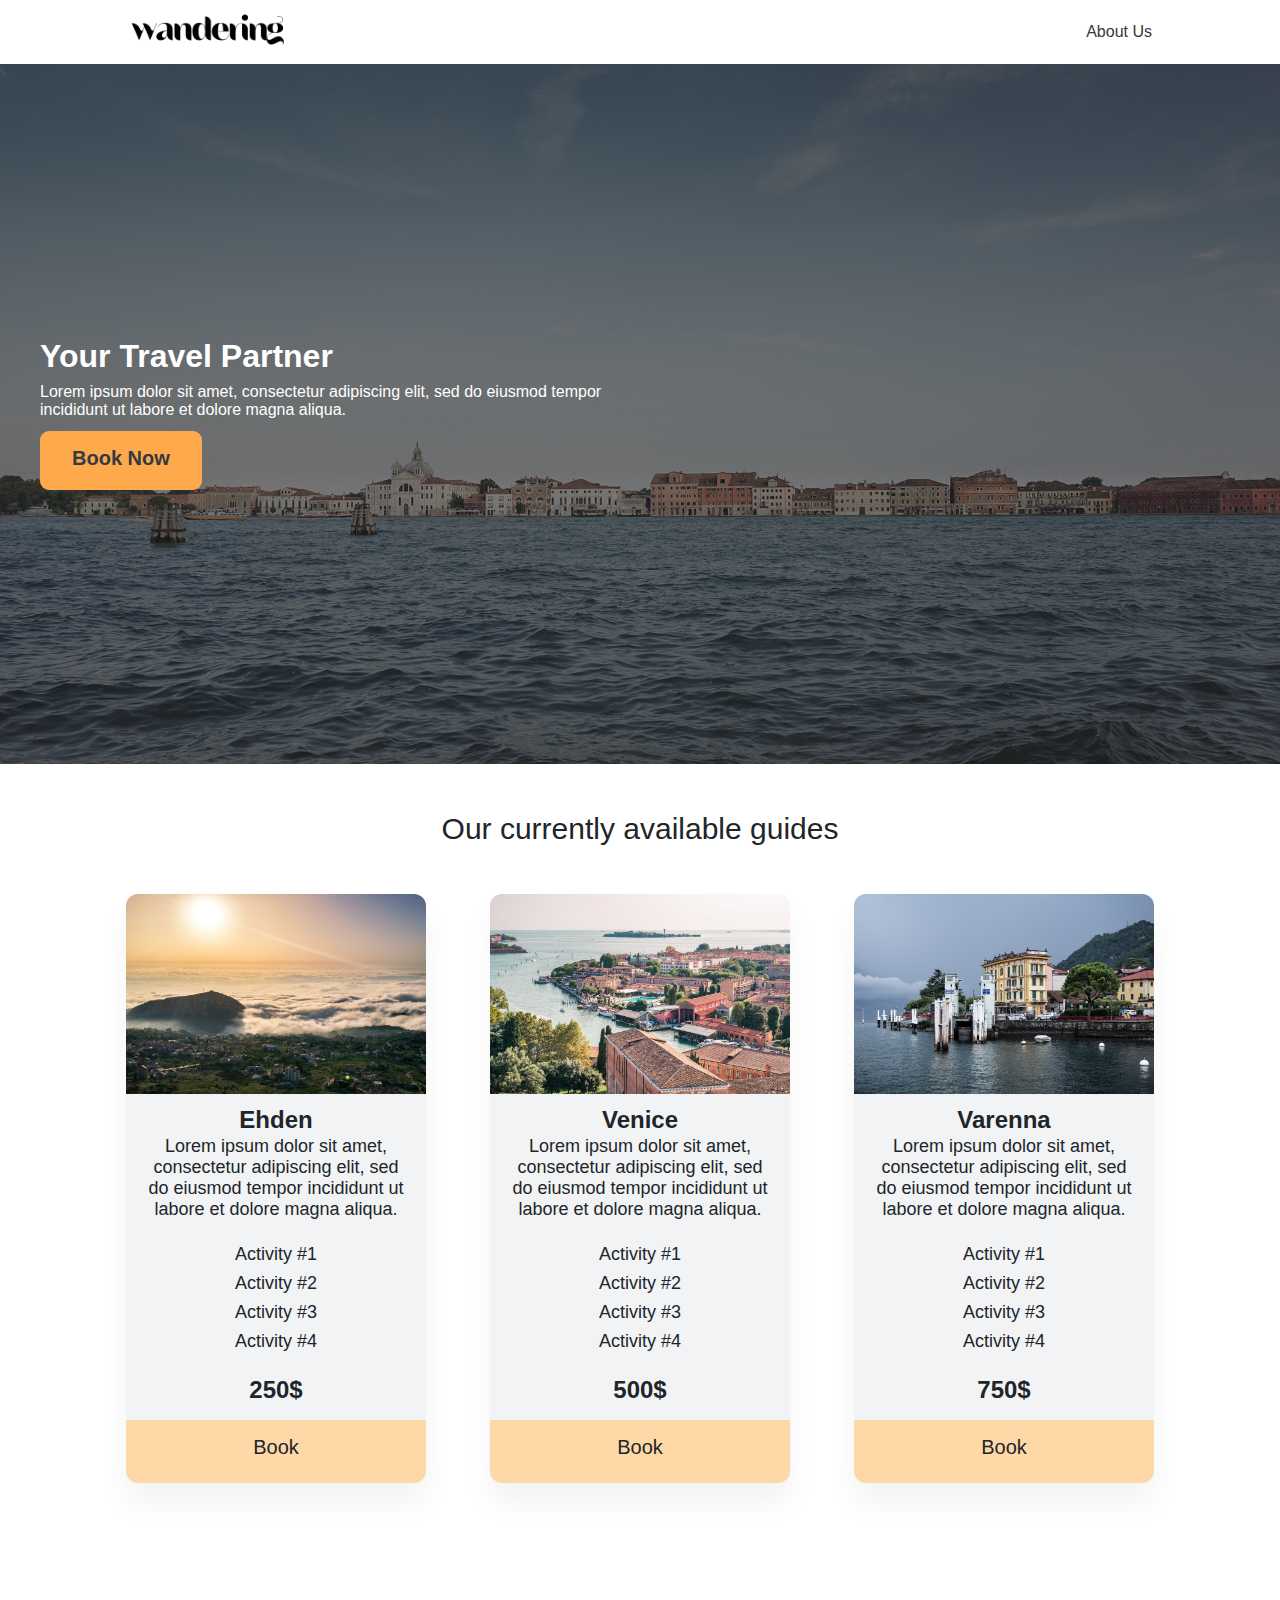
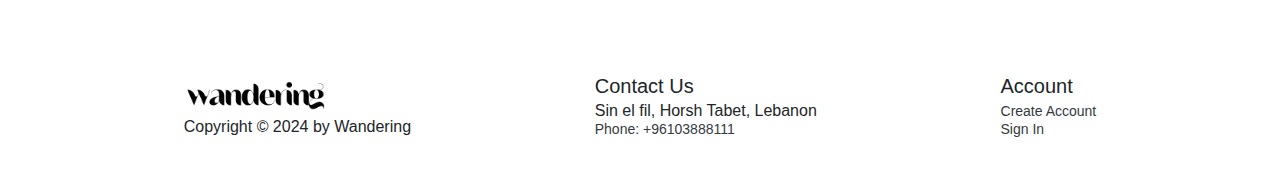
<file: pages/index.html>
<!DOCTYPE html>
<html lang="en">

<head>
    <meta charset="UTF-8">
    <meta name="viewport" content="width=device-width, initial-scale=1.0">
    <title>Wandering</title>
    <link rel="stylesheet" href="/styles/index.css">
    <link rel="stylesheet" href="/styles/shared.css">
</head>

<body>
    <header>
        <nav class="nav">
            <a href="./index.html"><img class="logo" src="/images/logo.png" alt="wandering-logo"></a>
            <a class="nav-link" href="./profile.html">About Us</a></li>
        </nav>
        <div class="hero">
            <div class="hero-container">
                <div class="hero-content">
                    <h1>Your Travel Partner</h1>
                    <p>Lorem ipsum dolor sit amet, consectetur adipiscing elit, sed do eiusmod tempor incididunt ut
                        labore
                        et dolore magna aliqua.</p>
                    <a href="#" class="btn">Book Now</a>
                </div>
            </div>
        </div>
    </header>
    <main>
        <div class="explore">
            <h1 class="explore-title">Our currently available guides</h1>
            <div class="cards">
                <div class="card">
                    <a href="./destination.html"><img class="destination-img" src="../images/destination (1).jpg"
                            alt=""></a>
                    <div class="destination-box">
                        <h4>Ehden</h4>
                        <p>Lorem ipsum dolor sit amet, consectetur adipiscing elit, sed do eiusmod tempor incididunt ut
                            labore
                            et dolore magna aliqua.</p>
                        <ul class="destination-details">
                            <li>Activity #1</li>
                            <li>Activity #2</li>
                            <li>Activity #3</li>
                            <li>Activity #4</li>
                        </ul>
                        <div class="booking-price">
                            <strong>250$</strong>
                        </div>
                        <a href="#" class="book-btn">Book</a>
                    </div>
                </div>
                <div class="card">
                    <a href="./destination.html"><img class="destination-img" src="../images/destination (2).jpg"
                            alt=""></a>
                    <div class="destination-box">
                        <h4>Venice</h4>
                        <p>Lorem ipsum dolor sit amet, consectetur adipiscing elit, sed do eiusmod tempor incididunt ut
                            labore
                            et dolore magna aliqua.</p>
                        <ul class="destination-details">
                            <li>Activity #1</li>
                            <li>Activity #2</li>
                            <li>Activity #3</li>
                            <li>Activity #4</li>
                        </ul>
                        <div class="booking-price">
                            <strong>500$</strong>
                        </div>
                        <a href="#" class="book-btn">Book</a>
                    </div>
                </div>
                <div class="card">
                    <a href="./destination.html"><img class="destination-img" src="../images/destination (3).jpg"
                            alt=""></a>
                    <div class="destination-box">
                        <h4>Varenna</h4>
                        <p>Lorem ipsum dolor sit amet, consectetur adipiscing elit, sed do eiusmod tempor incididunt ut
                            labore
                            et dolore magna aliqua.</p>
                        <ul class="destination-details">
                            <li>Activity #1</li>
                            <li>Activity #2</li>
                            <li>Activity #3</li>
                            <li>Activity #4</li>
                        </ul>
                        <div class="booking-price">
                            <strong>750$</strong>
                        </div>
                        <a href="#" class="book-btn">Book</a>
                    </div>
                </div>
            </div>
        </div>
    </main>
    <footer>
        <div class="footer-container">
            <div class="logo-container">
                <a href="./index.html">
                    <img class="footer-logo" src="../images/logo.png" alt="wandering-logo">
                </a>
                <p class="copyright">Copyright &copy; 2024 by Wandering</p>
            </div>
            <div class="address">
                <p class="footer-heading">Contact Us</p>
                <div>
                    <p>Sin el fil, Horsh Tabet, Lebanon</p>
                    <a class="footer-link" href="">Phone: +96103888111</a> <br>
                </div>
            </div>
            <div class="nav-col">
                <p class="footer-heading">Account</p>
                <ul class="footer-nav">
                    <li><a class="footer-link" href="#">Create Account</a></li>
                    <li><a class="footer-link" href="#">Sign In</a></li>
                </ul>
            </div>
        </div>
    </footer>
</body>

</html>
</file>
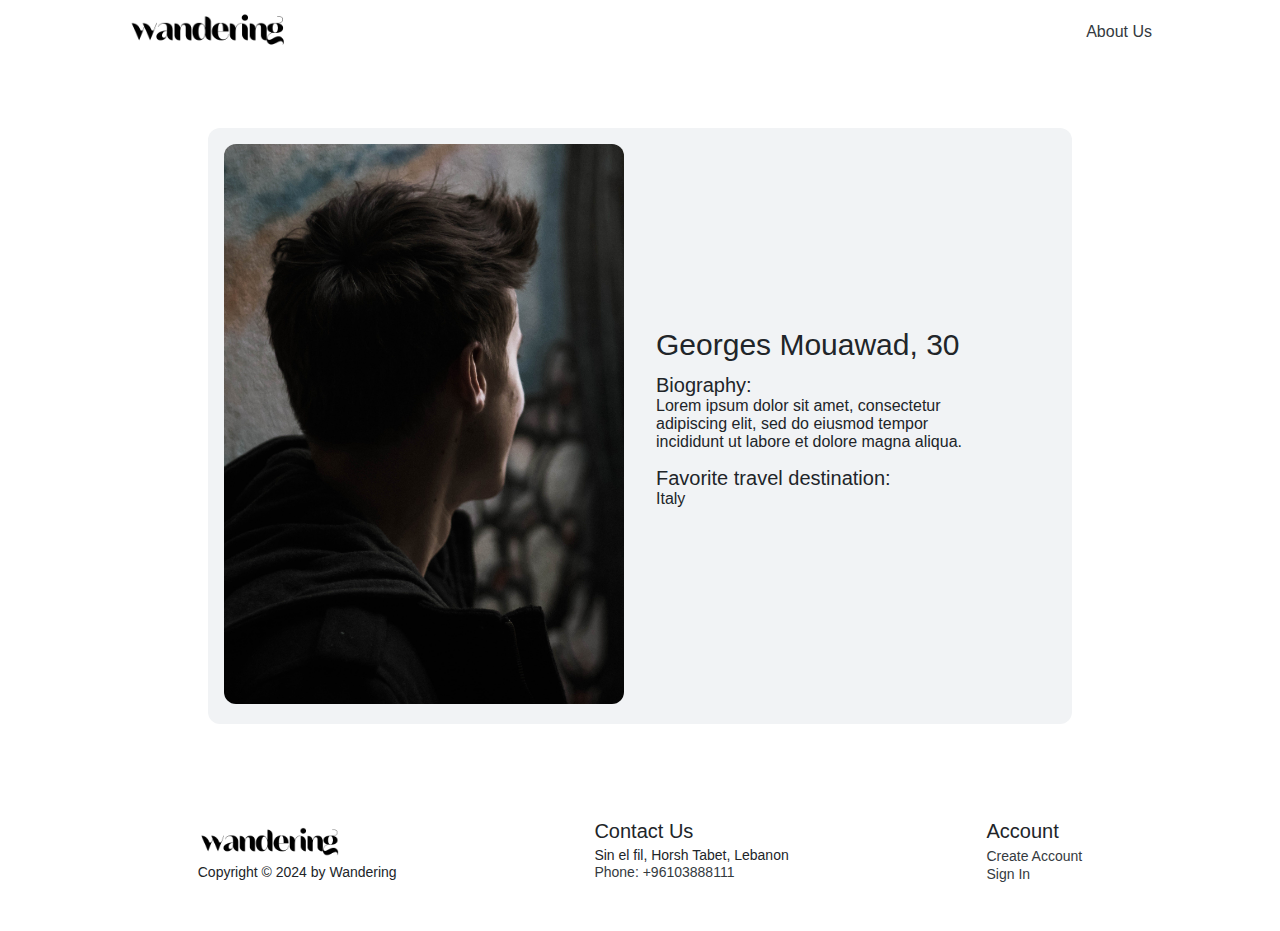
<file: pages/profile.html>
<!DOCTYPE html>
<html lang="en">

<head>
    <meta charset="UTF-8">
    <meta name="viewport" content="width=device-width, initial-scale=1.0">
    <title>About Us</title>
    <link rel="stylesheet" href="/styles/profile.css">
    <link rel="stylesheet" href="/styles/shared.css">
</head>

<body>
    <header>
        <nav class="nav">
            <a href="./index.html"><img class="logo" src="/images/logo.png" alt="wandering-logo"></a>
            <a class="nav-link" href="./profile.html">About Us</a></li>
        </nav>
    </header>
    <main>
        <div class="profile-section">
            <div class="profile-left">
                <img class="profile-img" src="/images/profile.jpg" alt="">
            </div>
            <div class="profile-right">
                <div class="profile-details">
                    <h1>Georges Mouawad, 30</h1>
                    <h3>Biography:</h3>
                    <p class="bio">Lorem ipsum dolor sit amet, consectetur adipiscing
                        elit, sed do eiusmod tempor incididunt ut
                        labore
                        et dolore magna aliqua.</p>
                    <h3>Favorite travel destination: </h3>
                    <p class="fav">Italy</p>
                </div>
            </div>
        </div>
    </main>
    <footer>
        <div class="footer-container">
            <div class="logo-container">
                <a href="./index.html">
                    <img class="footer-logo" src="/images/logo.png" alt="wandering-logo">
                </a>
                <p class="footer-paragraph">Copyright &copy; 2024 by Wandering</p>
            </div>
            <div class="address">
                <p class="footer-heading">Contact Us</p>
                <div>
                    <p class="footer-paragraph">Sin el fil, Horsh Tabet, Lebanon</p>
                    <a class="footer-link" href="">Phone: +96103888111</a> <br>
                </div>
            </div>
            <div class="nav-col">
                <p class="footer-heading">Account</p>
                <ul class="footer-nav">
                    <li><a class="footer-link" href="#">Create Account</a></li>
                    <li><a class="footer-link" href="#">Sign In</a></li>
                </ul>
            </div>
        </div>
    </footer>
</body>

</html>
</file>
<file: styles/index.css>
.hero {
    height: 700px;
    position: relative;
    background-image: linear-gradient(rgba(34, 34, 34, 0.6),
            rgba(34, 34, 34, 0.6)),
        url(../images/hero.jpg);
    background-size: cover;
    color: #fff;
}

.hero-container {
    width: 1200px;
    position: absolute;
    left: 50%;
    top: 50%;
    transform: translate(-50%, -50%);
}

.hero-content {
    width: 50%;
}

.hero-content h1 {
    margin-bottom: 8px;
}

.hero-content p {
    margin-bottom: 12px;
}

.explore-title {
    padding: 48px 0px;
    text-align: center;
    font-size: 30px;
    font-weight: 400;
}

.cards {
    display: flex;
    justify-content: center;
    gap: 64px;
    padding-bottom: 96px;
}

.card {
    background-color: #f1f3f5;
    border-radius: 12px;
    text-align: center;
    box-shadow: 0 20px 30px 0 rgba(0, 0, 0, 0.05);
}

.destination-img {
    border-radius: 12px 12px 0 0;
    max-width: 300px;
}

.destination-box h4 {
    font-size: 24px;
    margin-top: 8px;
    margin-bottom: 2px;
}

.destination-box p {
    font-size: 18px;
    max-width: 300px;
    padding: 0 16px;
}

.destination-details {
    padding: 16px;
}

.destination-details li {
    list-style-type: none;
    font-size: 18px;
    margin: 8px 0 8px 0;
}

.booking-price {
    font-size: 24px;
    padding-bottom: 16px;
}

.book-btn:link,
.book-btn:visited {
    width: 100%;
    font-size: 20px;
    font-weight: 400;
    background-color: #ffd8a8;
    color: #212529;
    text-decoration: none;
    display: inline-block;
    padding: 16px 0 24px;
    border-radius: 0 0 12px 12px;

}
</file>
<file: styles/shared.css>
* {
    padding: 0;
    margin: 0;
    box-sizing: border-box;
}

html {
    font-family: 'Segoe UI', Tahoma, Geneva, Verdana, sans-serif;
    color: #212529;
}

.logo {
    height: 40px;
}

.nav {
    padding: 0px 128px;
    width: 100%;
    height: 64px;
    display: flex;
    justify-content: space-between;
    align-items: center;
}

.nav-link {
    font-weight: 500;
}

.nav-link:link,
.nav-link:visited {
    text-decoration: none;
    color: #343a40;
}

.nav-link:hover,
.nav-link:active {
    text-decoration: none;
    color: #ced4da;
}

.btn {
    text-align: center;
}

.btn:link,
.btn:visited {
    font-size: 20px;
    font-weight: 700;
    background-color: #ffa94d;
    color: #343a40;
    text-decoration: none;
    display: inline-block;
    padding: 16px 32px 20px 32px;
    border-radius: 9px;
}

.footer-container {
    margin: 96px 0 48px 0;
    display: flex;
    justify-content: space-evenly;
    align-items: top;
}

.footer-paragraph {
    font-size: 14px;
}

.logo-container {
    display: flex;
    flex-direction: column;
    justify-content: center;
}

.footer-logo {
    height: 36px;
}

.footer-heading {
    font-size: 20px;
    margin-bottom: 4px;
}

.footer-nav {
    list-style: none;
}

.footer-link:link,
.footer-link:visited {
    text-decoration: none;
    font-size: 14px;
    color: #343a40
}

.footer-link:hover,
.footer-link:active {
    text-decoration: none;
    color: #ced4da;
}
</file>
<file: styles/profile.css>
.profile-section {
    margin: 64px 0 96px 0;
    display: flex;
    justify-content: center;
    align-items: center;
    gap: 32px;
    background-color: #f1f3f5;
    width: 864px;
    margin-left: auto;
    margin-right: auto;
    padding: 16px;
    border-radius: 12px;
}

.profile-details h1 {
    font-size: 30px;
    margin-bottom: 12px;
    font-weight: 400;
}

.profile-details h3 {
    font-size: 20px;
    font-weight: 400;
}

.bio,
.fav {
    margin: 0px 0 16px;
}

.bio {
    max-width: 320px;
}

.profile-right {
    width: 400px;
}

.profile-section img {
    max-width: 400px;
    border-radius: 12px;
}
</file>
